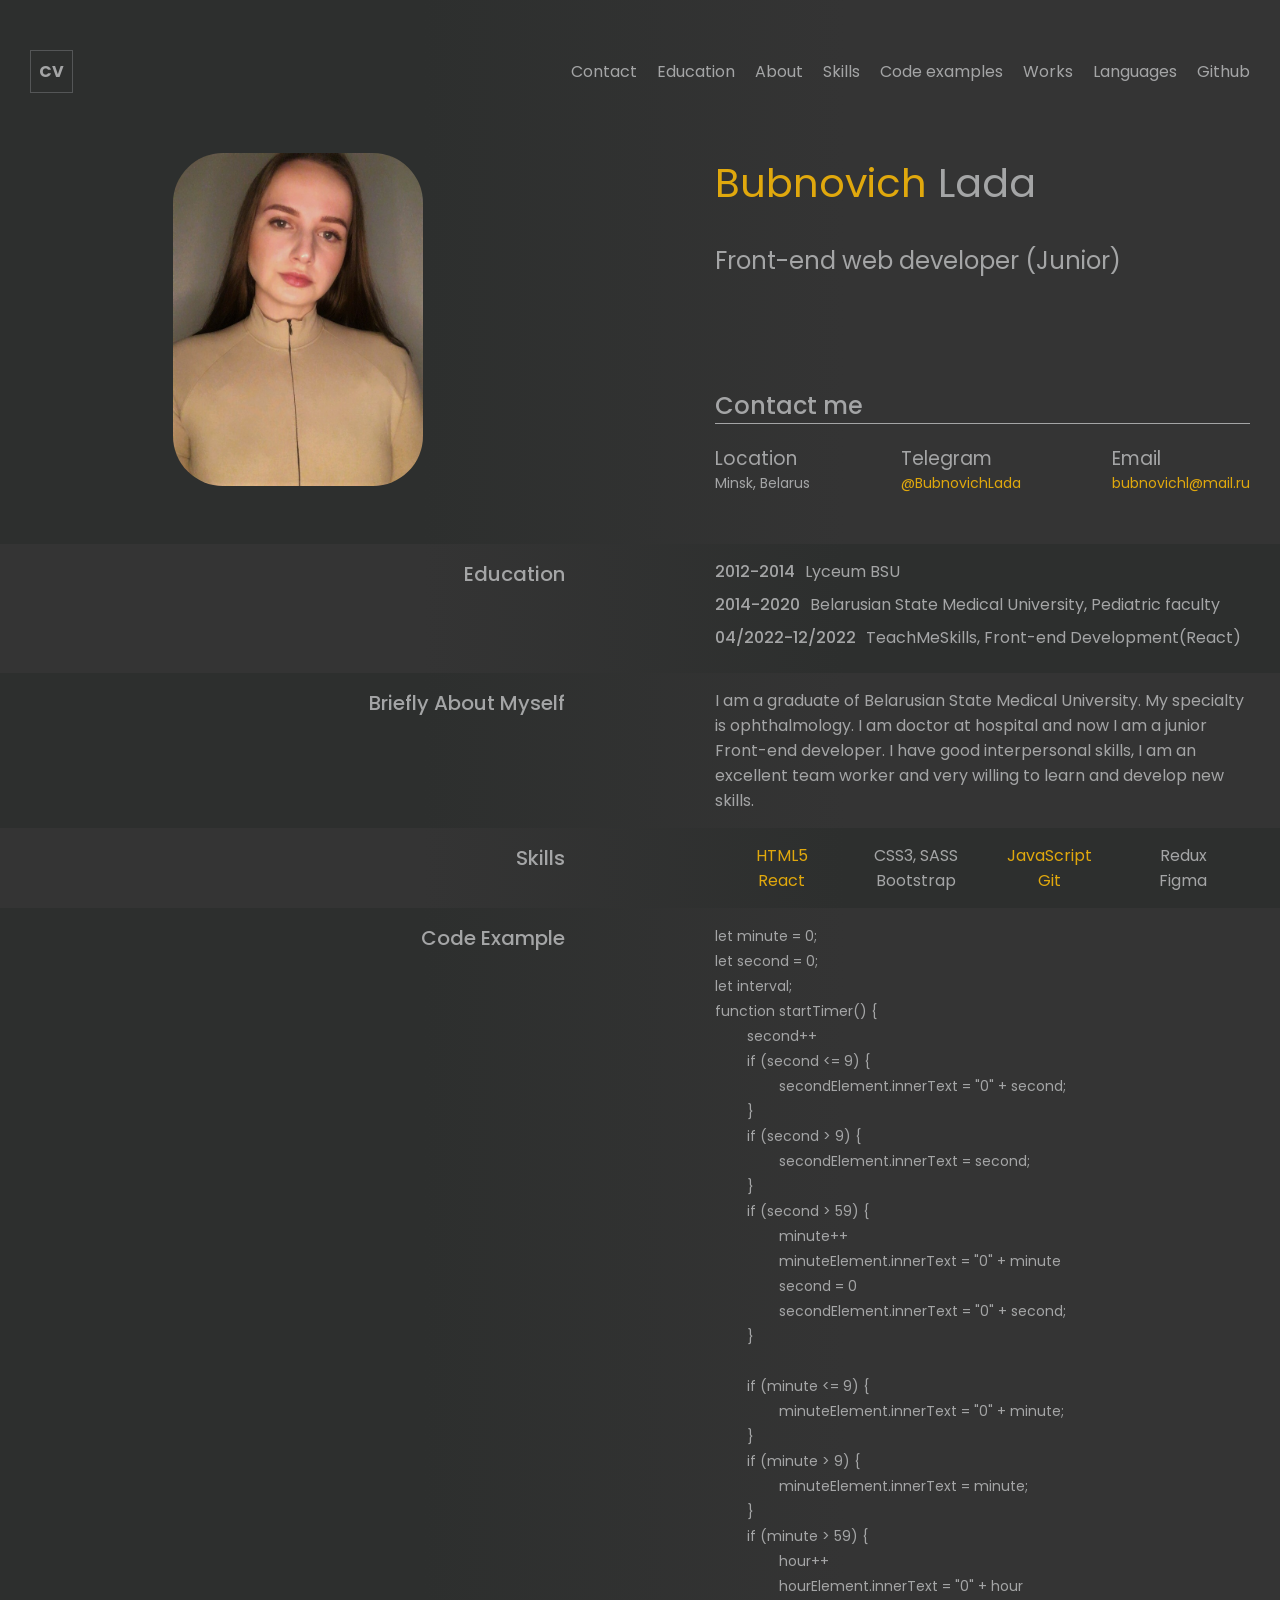
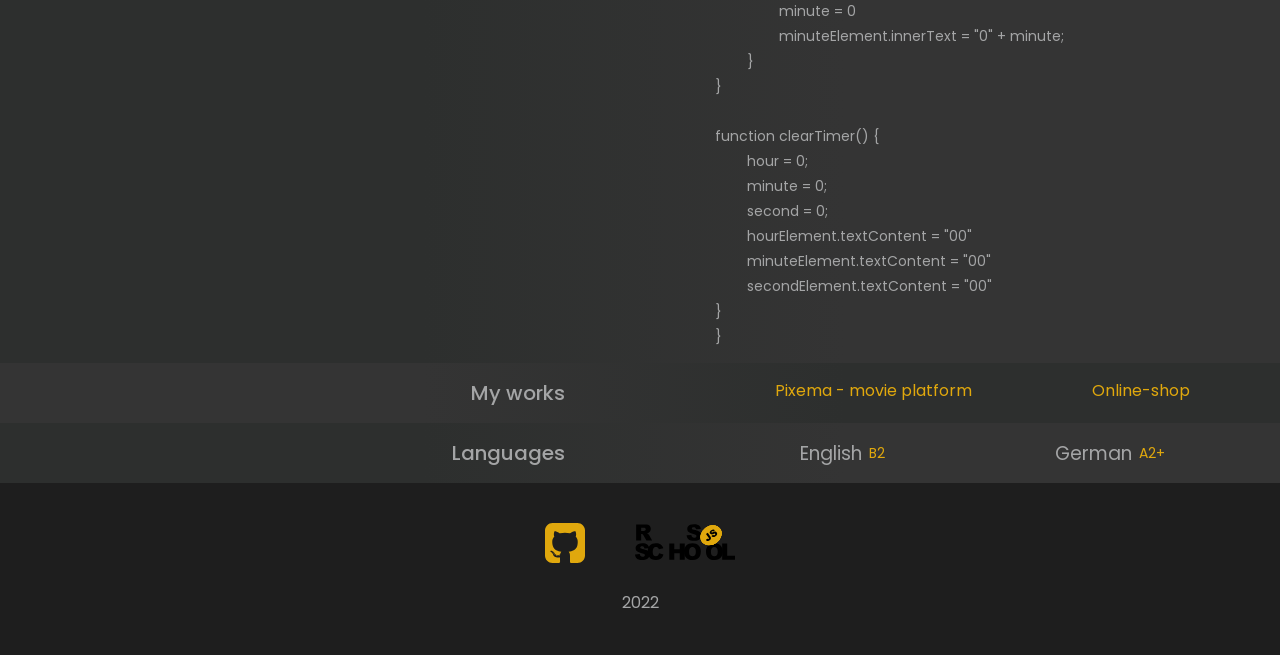
<file: index.html>
<!DOCTYPE html>
<html lang="en">

<head>
	<meta charset="UTF-8">
	<meta http-equiv="X-UA-Compatible" content="IE=edge">
	<meta name="viewport" content="width=device-width, initial-scale=1.0">
	<link type="image/x-icon" href="assets/favicon.ico" rel="shortcut icon">
	<title>Lada Bubnovich CV</title>
	<link rel="stylesheet" href="style/style.css">
	<link href="https://fonts.googleapis.com/css2?family=Poppins:wght@300;400;500;700;900&display=swap" rel="stylesheet">
	<link href="https://fonts.googleapis.com/css2?family=Anonymous+Pro&display=swap" rel="stylesheet">
</head>

<body>
	<header class="header">
		<div class="wrapper">

			<div class="header-wrapper">
				<div class="header-nav">
					<div class="logo-header">
						<p><b>CV</b></p>
					</div>
					<nav class="nav-cv">
						<ul class="nav-cv-list">
							<li class="nav-cv-list_item"><a href="#contact">Contact</a></li>
							<li class="nav-cv-list_item"><a href="#education">Education</a></li>
							<li class="nav-cv-list_item"><a href="#about">About</a></li>
							<li class="nav-cv-list_item"><a href="#skills">Skills</a></li>
							<li class="nav-cv-list_item"><a href="#coding">Code examples</a></li>
							<li class="nav-cv-list_item"><a href="#works">Works</a></li>
							<li class="nav-cv-list_item"><a href="#language">Languages</a></li>
							<li class="nav-cv-list_item"><a href="#git">Github</a></li>
										</ul>
					</nav>
				</div>
				<div class="header-content">
				<div class="header-container-light">
					<img src="assets/avatar.jpg" alt="Lada Bubnovich">
				</div>
				<div class="header-container-dark">
					<h1> <span class="orange">Bubnovich</span> Lada</h1>
					<h2 id="occupation">Front-end web developer (Junior)</h2>
					<article class="contacts">
						<h2 class="contacts__text" id="contact">Contact me</h2>
						<div class="underlined"></div>
						<ul class="contact-details">
							<li class="location">
								<h3>Location</h3>
								<p class="contact-detail">Minsk, Belarus</p>
							</li>
							<li class="telegram">
								<h3>Telegram</h3>
								<p class="contact-detail"><a href="https://t.me/BubnovichLada">@BubnovichLada</a></p>
							</li>
							<li class="email">
								<h3>Email</h3>
								<p class="contact-detail"> <a href="http://mail.ru/">bubnovichl@mail.ru</a></p>
							</li>
						</ul>
					</article>
				</div>
				</div>
			</div>
		</div>
	</header>
	<main>
		<section class="education" id="education">
			<div class="wrapper">

				<div class="education-wrapper">
					<h2 class="document-title">Education</h2>
					<div class="education-studying">
						<div class="education__block">
							<div class="education__date">2012-2014</div>
							<p class="education__text">Lyceum BSU</p>
						</div>
						<div class="education__block">
							<div class="education__date">2014-2020</div>
							<p class="education__text">Belarusian State Medical University, Pediatric faculty </p>
						</div>
						<div class="education__block">
							<div class="education__date">04/2022-12/2022</div>
							<p class="education__text">TeachMeSkills, Front-end Development(React)</p>
						</div>
					</div>
				</div>
			</div>
		</section>
		<section class="about" id="about">
			<div class="wrapper">
				<div class="wrapper-about">
					<h2 class="about-title">Briefly About Myself</h2>
					<p>I am a graduate of Belarusian State Medical University. My specialty is ophthalmology. I am doctor at
						hospital and now I am a junior Front-end developer. I have good interpersonal skills, I am an
						excellent
						team
						worker and very willing to learn and develop new skills. </p>
				</div>
			</div>
		</section>
		<section class="skills" id="skills">
			<div class="wrapper">
				<div class="wrapper-skills">
					<h2 class="skills-title">Skills</h2>
					<ul class="skills-list">
						<li class="skills-list-item">HTML5</li>
						<li class="skills-list-item">CSS3, SASS</li>
						<li class="skills-list-item">JavaScript</li>
						<li class="skills-list-item">Redux</li>
						<li class="skills-list-item">React</li>
						<li class="skills-list-item">Bootstrap</li>
						<li class="skills-list-item">Git</li>
						<li class="skills-list-item">Figma</li>
					</ul>
				</div>
			</div>
		</section>
		<section class="code" id="coding">
			<div class="wrapper">
				<div class="code-wrapper">
					<h2 class="code-title">Code Example</h2>
					<pre><code  id="code">let minute = 0;
let second = 0;
let interval;
function startTimer() {
	second++
	if (second &lt;= 9) {
		secondElement.innerText = "0" + second;
	}
	if (second > 9) {
		secondElement.innerText = second;
	}
	if (second > 59) {
		minute++
		minuteElement.innerText = "0" + minute
		second = 0
		secondElement.innerText = "0" + second;
	}

	if (minute &lt;= 9) {
		minuteElement.innerText = "0" + minute;
	}
	if (minute > 9) {
		minuteElement.innerText = minute;
	}
	if (minute > 59) {
		hour++
		hourElement.innerText = "0" + hour
		minute = 0
		minuteElement.innerText = "0" + minute;
	}
}

function clearTimer() {
	hour = 0;
	minute = 0;
	second = 0;
	hourElement.textContent = "00"
	minuteElement.textContent = "00"
	secondElement.textContent = "00"
}
}</code></pre>
				</div>
			</div>
		</section>
		<section class="works" id="works">
			<div class="wrapper">
				<div class="wrapper-works">
					<h2 class="works-title">My works</h2>
					<div class="works-block">
						<div class="pixema-work"><a href="https://github.com/ladaln/Pixema">Pixema - movie platform</a></div>
						<div class="wb-work"><a href="https://github.com/ladaln/Online-Shop-team-project">Online-shop</a>
						</div>
					</div>
				</div>
			</div>
		</section>
		<section class="language" id="language">
			<div class="wrapper">
				<div class="language-wrapper">
					<h2 class="language-title">Languages</h2>
					<div class="languages-list">
						<div class="language-block">
							<h3>English</h3>
							<p>B2</p>
						</div>
						<div class="language-block">
							<h3>German</h3>
							<p>A2+</p>
						</div>
					</div>
				</div>
			</div>
		</section>
	</main>
	<footer class="footer">
		<div class="wrapper">
			<div class="footer-wrapper">
				<div class="site-links">
					<div class="github" id="git">
						<a href="https://github.com/ladaln"> <img src="assets/footer-icon-github.svg" alt=""></a>
					</div>
					<div class="rsschool">
						<a href="https://rs.school/js/">
							<img src="assets/footer-icon-rsschool.svg" alt="rsschool">
						</a>
					</div>
				</div>
				<div class="year">
					<p>2022</p>
				</div>
			</div>
		</div>

	</footer>

</body>

</html>
</file>
<file: style/style.css>
* {
	margin: 0;
	padding: 0;
	box-sizing: border-box;
	text-decoration: none;
	font-family: 'Poppins', sans-serif;
	color: #a4a5a6;
	 scroll-behavior: smooth;
}
.header-wrapper{
	display: flex;
justify-content: space-between;
flex-direction: column;
gap: 20px;
}
.wrapper {
	max-width: 1440px;
	padding: 0 30px;
	margin: 0 auto;
}

header {
	padding: 50px 0;
}
.logo-header p{
	border: 1px solid #545657;
	padding: 8px;
}
.header-container-light img {
	width: 250px;
	border: none;
	border-radius: 50px;
	display: block;
	margin: auto;
}

h1 {
	color: #a4a5a6;
	font-weight: 400;
	font-size: 40px;
	margin-bottom: 30px;
}

#occupation {
	color: #a4a5a6;
	font-weight: 400;
	margin-bottom: 110px;
}

h2 {
	color: #a4a5a6;
	font-weight: 500;
}

.underlined {
	width: 100%;
	height: 1px;
	background: #a4a5a6;
	margin-bottom: 20px;
}

.contact-details {
	display: flex;
	justify-content: space-between;
	gap: 35px;
	flex-wrap: wrap;
}
.contact-details li{
	list-style-type: none;
}
.orange {
	color: #e0a80d;
}

h3 {
	color: #a4a5a6;
	font-weight: 400;
}

.contact-detail,
.contact-detail a {
	font-size: 14px;
	color: #a4a5a6;
	font-weight: 400;
}

.contact-detail a {
	color: #e0a80d;
	transition: 0.3s;
}

.contact-detail a:hover {
	color: #bf8f0b;
}

.education,
.skills,
.works {
	padding: 15px 0;

}

.education-wrapper,
.wrapper-about,
.wrapper-skills,
.code-wrapper,
.wrapper-works,
.language-wrapper,
.header-content {
	display: grid;
	grid-template-columns: 1fr 1fr;
	grid-column-gap: 150px;
}


.education__block {
	display: flex;
	justify-content: flex-start;
	gap: 10px;
}

.document-title,
.about-title,
.skills-title,
.code-title,
.works-title,
.language-title {
	text-align: right;
	font-size: 20px;
}

.education__date {
	font-weight: 500;
}

.education__block {
	margin-bottom: 8px;
}

.about,
.code,
.language {
	padding: 15px 0;

}

.skills-list {
	list-style-type: none;
	display: grid;
	grid-template-columns: 1fr 1fr 1fr 1fr;
	text-align: center;
}

.skills-list li:nth-child(odd) {
	color: #e0a80d;
}

#code {
	font-size: 14px;
}

.works-block,
.languages-list {
	display: flex;
	justify-content: space-around;
}

.works-block a {
	color: #e0a80d;
	transition: 0.3s;
}

.works-block a:hover {
	color: #bf8f0b;
}

.language-block {
	display: flex;
	justify-content: flex-start;
	align-items: center;
	gap: 7px;
}

.language-block p {
	color: #e0a80d;
	vertical-align: super;
	font-size: 14px;
}

footer {
	padding: 40px 0;
	background-color: rgb(30, 30, 30);
}

.site-links {
	display: flex;
	justify-content: center;
	gap: 50px;
}

.github a img {
	width: 40px;
}

.rsschool a img {
	width: 100px;
}

.year {
	margin-top: 20px;
	text-align: center;
}

.about,
.code,
.language,
header {

	background: -webkit-linear-gradient(90deg, rgb(45, 47, 46) 33%, rgb(52, 52, 52) 66%);
	background: -moz-linear-gradient(90deg, rgb(45, 47, 46) 33%, rgb(52, 52, 52) 66%);
	background: linear-gradient(90deg, rgb(45, 47, 46) 33%, rgb(52, 52, 52) 66%);
}

.education,
.skills,
.works {

	background: -webkit-linear-gradient(90deg, rgb(52, 52, 52) 33%, rgb(45, 47, 46) 66%);
	background: -moz-linear-gradient(90deg, rgb(52, 52, 52) 33%, rgb(45, 47, 46) 66%);
	background: linear-gradient(90deg, rgb(52, 52, 52) 33%, rgb(45, 47, 46) 66%);
}
.nav-cv-list{
	list-style-type: none;
	display: flex;
	justify-content: space-around;
	gap: 20px;
	flex-wrap: wrap;
}
.nav-cv-list li a{
	cursor: pointer;
	transition: 0.3s;
}
.nav-cv-list li a:hover{
	color: #e0a80d;
}
.header-nav{
	margin-bottom: 40px;
	display: flex;
	justify-content: space-between;
	align-items: center;
	gap: 20px;
}

/*Adaptive*/

@media (max-width:940px) {

	.education-wrapper,
	.wrapper-about,
	.wrapper-skills,
	.code-wrapper,
	.wrapper-works,
	.language-wrapper,
	.header-content{
		display: grid;
		grid-template-columns: 1fr 2fr;
		grid-column-gap: 150px;
	}

}

@media (max-width:842px) {
	.header-container-light img {
		width: 200px;
	}

	.education-wrapper,
	.wrapper-about,
	.wrapper-skills,
	.code-wrapper,
	.wrapper-works,
	.language-wrapper,
	.header-content {
		display: grid;
		grid-template-columns: 1fr 2fr;
		grid-column-gap: 50px;
	}

}

@media (max-width:700px) {
	.header-container-light img {
		width: 150px;
	}

	h1 {
		font-size: 36px;
	}

	h2 {
		font-size: 20px;
	}

	h3 {
		font-size: 18px;
	}

	.document-title,
	.about-title,
	.skills-title,
	.code-title,
	.works-title,
	.language-title {
		font-size: 18px;
	}

	p {
		font-size: 14px;
	}
}

@media (max-width:650px) {

	.education-wrapper,
	.wrapper-about,
	.wrapper-skills,
	.code-wrapper,
	.wrapper-works,
	.language-wrapper,
	.header-content {
		display: grid;
		grid-template-columns: 1fr 3fr;
		grid-column-gap: 30px;
	}
}

@media (max-width:500px) {
	.nav-cv{
		display: none;
	}
	.header-container-light img {
		width: 130px;
	}

	h1 {
		font-size: 32px;
	}

	h2 {
		font-size: 20px;
	}

	h3 {
		font-size: 16px;
	}

	.document-title,
	.about-title,
	.skills-title,
	.code-title,
	.works-title,
	.language-title {
		font-size: 16px;
		text-align: left;
	}

	p {
		font-size: 14px;
	}

	#occupation {

		margin-bottom: 40px;
	}

	.code-wrapper {
		display: flex;
		flex-direction: column;
		gap: 20px;
	}

	.code-title {
		text-align: center;
	}

	.wb-work,
	.pixema-work {
		text-align: center;
	}

	.skills-list {
		grid-template-columns: 1fr 1fr;
	}

	.skills-list li {
		color: #e0a80d;
	}
}

@media (max-width:390px) {
	.header-container-light {
		display: none;
	}

	.education-wrapper,
	.wrapper-about,
	.wrapper-skills,
	.code-wrapper,
	.wrapper-works,
	.language-wrapper,
	.header-content {
		display: flex;
		flex-direction: column;
		gap: 20px;
	}

	.document-title,
	.about-title,
	.skills-title,
	.code-title,
	.works-title,
	.language-title {
		text-align: center;
	}

	#code {
		font-size: 11px;
	}
}
</file>
